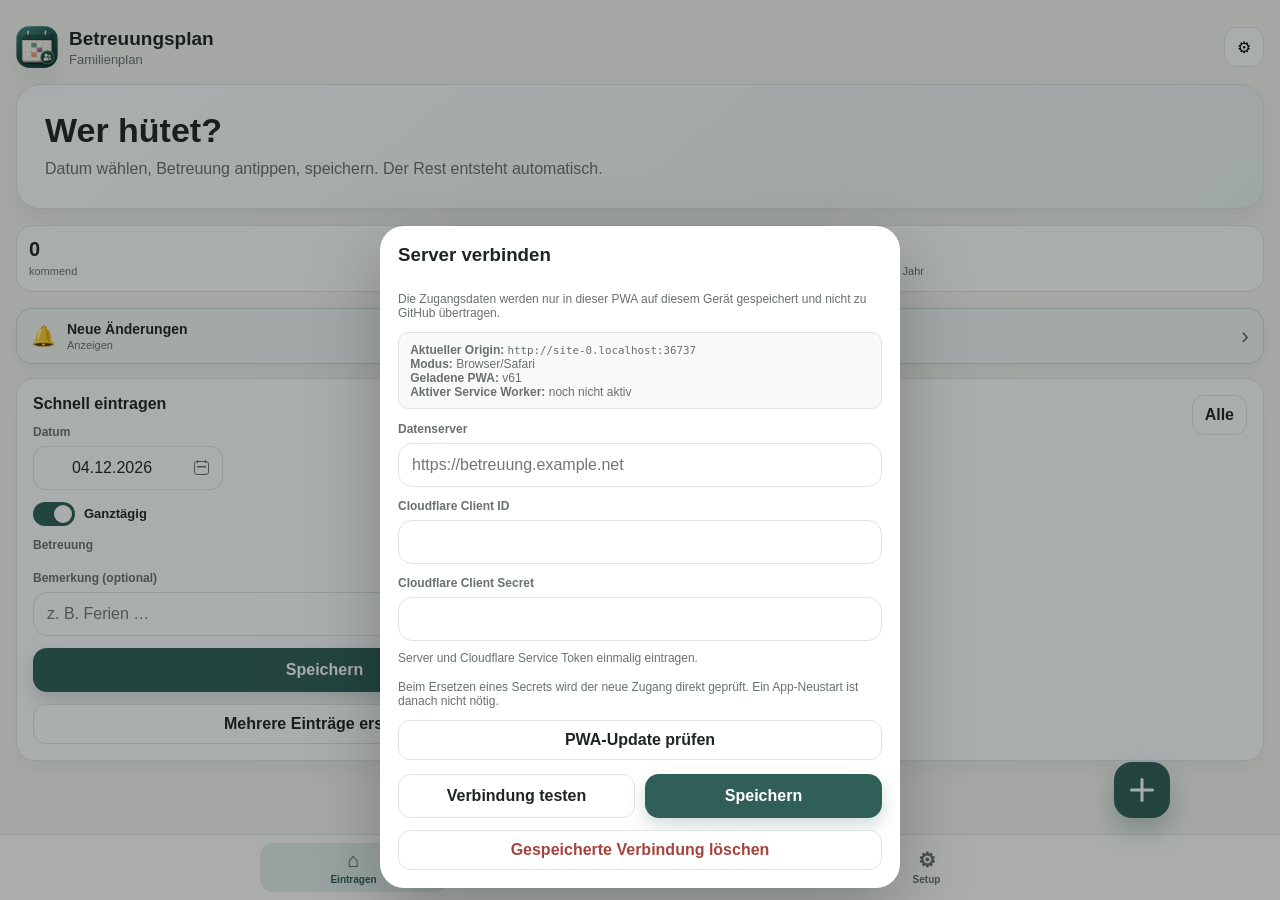
<file: index.html>
<!doctype html>
<html lang="de">
<head>
  <meta charset="utf-8" />
  <meta name="viewport" content="width=device-width,initial-scale=1,viewport-fit=cover" />
  <meta name="apple-mobile-web-app-capable" content="yes" />
  <meta name="apple-mobile-web-app-title" content="Betreuung" />
  <meta name="apple-mobile-web-app-status-bar-style" content="default" />
  <meta name="theme-color" content="#305f57" />
  <meta http-equiv="Content-Security-Policy" content="default-src 'self'; script-src 'self'; style-src 'self' 'unsafe-inline'; img-src 'self' blob: data:; connect-src https:; font-src 'self'; object-src 'none'; base-uri 'self'; frame-ancestors 'none'; form-action 'self'">
  <link rel="manifest" href="./manifest.webmanifest">
  <link rel="icon" type="image/png" sizes="64x64" href="./favicon-v17.png">
  <link rel="apple-touch-icon" sizes="180x180" href="./apple-touch-icon-v17.png">
  <link rel="apple-touch-icon-precomposed" sizes="180x180" href="./apple-touch-icon-v17.png">
  <link rel="stylesheet" href="./app.css?v=61">
  <title>Betreuungsplan</title>
</head>
<body>
<div id="offlineBanner" class="offline-banner" hidden>Offline - letzter gespeicherter Stand. Änderungen sind deaktiviert.</div>
<div class="app">
  <header class="topbar">
    <div class="brand">
      <div class="logo"><img src="./apple-touch-icon-v17.png" alt=""></div>
      <div><h1>Betreuungsplan</h1><p id="subtitle">Familienplan</p></div>
    </div>
    <button id="connectionSettings" class="iconbtn" type="button" title="Serververbindung">⚙</button>
  </header>

  <section id="homePage" class="page active">
    <div class="hero">
      <h2>Wer hütet?</h2>
      <p>Datum wählen, Betreuung antippen, speichern. Der Rest entsteht automatisch.</p>
    </div>

    <div class="quickstats">
      <div class="stat"><strong id="statUpcoming">0</strong><span>kommend</span></div>
      <div class="stat"><strong id="statPeople">0</strong><span>Personen</span></div>
      <div class="stat"><strong id="statYear">0</strong><span>dieses Jahr</span></div>
    </div>

    <button id="homeChangesLink" class="home-changes-link" type="button" hidden>
      <span class="home-changes-bell" aria-hidden="true">🔔</span>
      <span class="home-changes-copy"><strong id="homeChangesTitle">Neue Änderungen</strong><small id="homeChangesSubtitle">Anzeigen</small></span>
      <span class="home-changes-arrow" aria-hidden="true">›</span>
    </button>

    <div class="grid two">
      <div class="card">
        <h3>Schnell eintragen</h3>
        <label id="quickDateLabel" class="label">Datum</label>
        <input id="quickDate" class="input" type="date"/>
        <div id="quickDateContext" class="date-context"></div>
        <div class="space"></div>
        <div class="timing-control">
          <label class="all-day-toggle"><input id="quickAllDay" type="checkbox" checked><span>Ganztägig</span></label>
          <div id="quickTimeRange" class="time-range entry-datetime-range" hidden>
            <label class="entry-start-time-field"><span>Von · Zeit</span><input id="quickStartTime" class="input time-input" type="time"></label>
            <label class="entry-end-date-field"><span>Bis · Datum</span><input id="quickEndDate" class="input" type="date"></label>
            <label class="entry-end-time-field"><span>Bis · Zeit</span><input id="quickEndTime" class="input time-input" type="time"></label>
          </div>
          <div id="quickRangeHint" class="small entry-range-hint" hidden></div>
        </div>
        <div class="space"></div>
        <label class="label">Betreuung</label>
        <div class="person-grid" id="quickPeople"></div>
        <div class="space"></div>
        <label class="label">Bemerkung <span class="small">(optional)</span></label>
        <input id="quickNote" class="input" placeholder="z. B. Ferien …"/>
        <div class="space"></div>
        <button class="primary" id="quickSave">Speichern</button>
        <button class="secondary full topgap" id="openBatch">Mehrere Einträge erstellen</button>
      </div>

      <div class="card">
        <div class="row"><h3>Die nächsten 7 Tage</h3><span class="spacer"></span><button class="secondary" type="button" data-action="show-page" data-page-target="list">Alle</button></div>
        <div id="nextList" class="list"></div>
      </div>
    </div>
  </section>

  <section id="listPage" class="page">
    <div class="hero">
      <h2>Fortlaufende Liste</h2>
      <p>Wie euer heutiges Eingabeblatt, nur fürs Smartphone optimiert.</p>
    </div>
    <div class="card">
      <div class="filters">
        <button id="listExportPeople" class="secondary list-people-select" type="button">Personen: Alle</button>
        <select id="filterYear" class="input"></select>
      </div>
      <input id="filterSearch" class="input" placeholder="Suchen …"/>
      <div class="calendar-range-export">
        <div class="calendar-range-head">
          <strong>Kalenderexport</strong>
          <span class="small">Einmalige .ics-Datei</span>
        </div>
        <div class="calendar-range-grid">
          <label><span class="label">Von</span><input id="listRangeFrom" class="input" type="date"></label>
          <label><span class="label">Bis</span><input id="listRangeTo" class="input" type="date"></label>
        </div>
      </div>
      <div class="list-actions">
        <a id="listCsvLink" class="secondary linkbtn server-export" href="#">CSV</a>
        <button id="listPdfButton" class="secondary server-export" type="button">PDF / Teilen</button>
        <button id="listIcsButton" class="secondary server-export" type="button">Kalender (.ics)</button>
        <button id="listAppleCalendarButton" class="secondary server-export apple-calendar-button" type="button"> Apple Kalender</button>
        <span id="listExportHint" class="small"></span>
      </div>
      <div class="space"></div>
      <div id="fullList" class="list"></div>
    </div>
  </section>

  <section id="yearPage" class="page">
    <div class="hero">
      <h2>Jahresübersicht</h2>
      <p>Monate horizontal, Tage vertikal, Wochenenden automatisch markiert.</p>
    </div>
    <div class="year-toolbar">
      <select id="yearSelect" class="input fit"></select>
      <button id="yearMonthSelect" class="secondary year-month-select" type="button">Monate: Alle</button>
      <button id="yearPdfButton" class="secondary server-export" type="button">PDF / Drucken</button>
      <a id="csvLink" class="secondary linkbtn server-export" href="#">CSV</a>
      <span class="spacer"></span>
      <span class="small">↔ auf dem iPhone wischen</span>
    </div>
    <div id="yearTableWrap" class="year-wrap"></div>
    <div id="legend" class="legend"></div>
    <div class="card topgap">
      <h3>Übersicht pro Person</h3>
      <div id="personStats" class="stats-list"></div>
    </div>
  </section>

  <section id="settingsPage" class="page">
    <div class="hero">
      <h2>Einstellungen</h2>
      <p>Personen, Ferien, Feiertage, Kalenderfeed und Datensicherung.</p>
    </div>

    <div class="grid settings-grid">
      <details class="card settings-disclosure">
        <summary>App & Updates</summary>
        <div class="settings-disclosure-body">
          <div class="row"><span>App-Version</span><span class="spacer"></span><b id="pwaAppVersion">v61</b></div>
          <p id="pwaUpdateStatus" class="small">Updates werden im Hintergrund geprüft.</p>
          <button id="pwaApplyUpdate" class="secondary full topgap" type="button" hidden>Jetzt aktualisieren</button>
          <p class="small">Neue Versionen werden zuerst vollständig lokal geladen. Die laufende Sitzung bleibt unverändert; automatisch gewechselt wird erst nach einem sicheren Neustart oder bewusst über den Button.</p>
        </div>
      </details>

      <details class="card settings-disclosure">
        <summary>Benachrichtigungen</summary>
        <div class="settings-disclosure-body">
          <p class="small">Dieses Gerät kann bei neuen, geänderten oder gelöschten Betreuungseinträgen benachrichtigt werden. Das Gerät, das die Änderung selbst speichert, wird nicht zusätzlich benachrichtigt.</p>
          <label class="label" for="pushDeviceName">Name dieses Geräts</label>
          <input id="pushDeviceName" class="input" maxlength="80" placeholder="z. B. Mein iPhone">
          <div class="row topgap push-actions">
            <button id="pushSaveDeviceName" class="secondary" type="button">Gerätename speichern</button>
            <button id="pushEnable" class="primary" type="button">Push aktivieren</button>
            <button id="pushDisable" class="secondary" type="button" hidden>Push deaktivieren</button>
            <button id="pushTest" class="secondary" type="button" hidden>Test senden</button>
          </div>
          <p id="pushStatus" class="small topgap">Push-Status wird geprüft …</p>
          <p class="small">Auf iPhone/iPad funktionieren Web-Push-Mitteilungen in der installierten Home-Screen-PWA. Der Web-Push-Schlüssel wird dauerhaft im Docker-Datenordner gespeichert.</p>
        </div>
      </details>

      <details class="card settings-disclosure">
        <summary>Betreuungspersonen</summary>
        <div class="settings-disclosure-body">
          <div id="peopleSettings" class="people-settings"></div>
          <div class="person-add-row topgap">
            <span class="person-add-label">Neue Person</span>
            <input id="newPerson" class="input" placeholder="Name">
            <input id="newColor" type="color" value="#e8e8e8" class="color" aria-label="Farbe">
            <button class="secondary person-add-button" id="addPerson" type="button">Hinzufügen</button>
          </div>
        </div>
      </details>

      <details class="card settings-disclosure">
        <summary>Ferien & Feiertage</summary>
        <div class="settings-disclosure-body">
          <p class="small">Ferien kannst du als ganzen Zeitraum erfassen. Feiertage lassen sich importieren oder als Kalender-Abo automatisch synchronisieren.</p>
          <div class="period-form-grid topgap">
            <div><label class="label">Von</label><input id="periodStart" class="input" type="date"></div>
            <div><label class="label">Bis</label><input id="periodEnd" class="input" type="date"></div>
            <div><label class="label">Art</label><select id="periodKind" class="input"><option value="vacation">Ferien</option><option value="holiday">Feiertag</option><option value="other">Anderer Zeitraum</option></select></div>
            <div><label class="label">Farbe</label><input id="periodColor" class="color period-color" type="color" value="#f2a65a"></div>
          </div>
          <label class="label topgap">Bezeichnung</label>
          <input id="periodLabel" class="input" placeholder="z. B. Sommerferien">
          <button id="addPeriod" class="secondary topgap full">Zeitraum speichern</button>
          <div id="periodList" class="period-list topgap"></div>

          <details class="nested-disclosure topgap">
            <summary>Automatische Kalender-Abos</summary>
            <div class="nested-disclosure-body">
              <p class="small">Öffentliche oder geheime HTTPS-.ics-URLs werden standardmäßig alle 12 Stunden synchronisiert.</p>
              <div class="subscription-form topgap">
                <input id="subName" class="input" placeholder="Name, z. B. Feiertage Zürich">
                <input id="subUrl" class="input" type="url" inputmode="url" autocomplete="off" placeholder="https://…/kalender.ics">
                <div class="row">
                  <select id="subKind" class="input"><option value="holiday">Feiertage</option><option value="vacation">Ferien</option><option value="other">Andere Termine</option></select>
                  <input id="subColor" class="color" type="color" value="#d65a6f">
                  <button id="addSubscription" class="secondary" type="button">Abo hinzufügen</button>
                </div>
              </div>
              <div id="subscriptionList" class="subscription-list topgap"></div>
            </div>
          </details>

          <details class="nested-disclosure topgap">
            <summary>ICS-Datei einmalig importieren</summary>
            <div class="nested-disclosure-body">
              <p class="small">Importiert ganztägige Termine aus einer iCalendar-Datei (.ics). Beim erneuten Import werden Termine mit derselben UID aktualisiert.</p>
              <form id="icsImportForm" class="topgap">
                <input class="input" type="file" name="file" accept=".ics,text/calendar" required>
                <div class="row topgap">
                  <label class="small">Feiertagsfarbe</label>
                  <input id="icsColor" name="color" class="color" type="color" value="#d65a6f">
                  <input type="hidden" name="kind" value="holiday">
                  <span class="spacer"></span>
                  <button class="secondary" type="submit">ICS importieren</button>
                </div>
              </form>
            </div>
          </details>
        </div>
      </details>

      <details class="card settings-disclosure">
        <summary>Kalender-Freigaben</summary>
        <div class="settings-disclosure-body">
          <p class="small">Schreibgeschützte iCal-Abos für Apple Kalender, Outlook und andere Kalender-Apps.</p>
          <div class="ical-title">Gesamtkalender</div>
          <div id="icalBox" class="pathbox calendar-url-display">Nicht aktiviert.</div>
          <div class="row topgap ical-global-actions">
            <button id="copyIcal" class="secondary" style="display:none">Kopieren</button>
            <button id="showGlobalQr" class="secondary" style="display:none" type="button">QR-Code</button>
            <a id="subscribeIcal" class="secondary link-button" style="display:none">Abonnieren</a>
          </div>
          <div id="globalQrBox" class="qr-box" style="display:none"><img id="globalQrImage" alt="QR-Code Gesamtkalender"></div>
          <div id="icalPersonList" class="ical-person-list topgap"></div>
          <p id="icalSecurityHint" class="small topgap" style="display:none">Jede Person hat einen eigenen widerrufbaren Kalender-Schlüssel. „Freigabe widerrufen“ macht nur diesen einen Link ungültig.</p>
          <hr class="separator">
          <label class="label" for="icalTitleTemplate">Titel der Kalendereinträge</label>
          <input id="icalTitleTemplate" class="input" value="{person}" placeholder="z. B. Betreuung – {person}">
          <p class="small"><code>{person}</code> wird durch den Namen ersetzt, <code>{app}</code> durch den App-Namen.</p>
          <button id="saveIcalTitle" class="secondary topgap" type="button">Kalendertitel speichern</button>
        </div>
      </details>

      <details class="card settings-disclosure">
        <summary>Letzte Änderungen</summary>
        <div class="settings-disclosure-body">
          <div class="row"><p class="small">Die letzten 20 Änderungen. Gelöschte Betreuungstage können wiederhergestellt werden.</p><span class="spacer"></span><button id="refreshHistory" class="secondary" type="button">Aktualisieren</button></div>
          <div id="historyList" class="history-list"></div>
        </div>
      </details>

      <details class="card settings-disclosure">
        <summary>CSV Import / Export</summary>
        <div class="settings-disclosure-body">
          <p class="small">Import erwartet Spalten <b>Datum;Betreuung;Bemerkung</b>. Bestehende Tage werden aktualisiert.</p>
          <form id="importForm"><input class="input" type="file" name="file" accept=".csv,text/csv" required><button class="secondary topgap" type="submit">CSV importieren</button></form>
        </div>
      </details>

      <details class="card settings-disclosure">
        <summary>Daten sichern / wiederherstellen</summary>
        <div class="settings-disclosure-body">
          <p class="small">Komplett-Backup mit Betreuungspersonen, Einträgen, Ferien, Feiertagen und Kalender-Abos.</p>
          <button id="fullDataExport" class="secondary full server-export" type="button">Komplett-Backup exportieren</button>
          <form id="fullDataImportForm" class="topgap"><input class="input" type="file" name="file" accept=".json,application/json" required><button class="secondary danger full topgap" type="submit">Backup wiederherstellen</button></form>
          <p class="small">Vor einer Wiederherstellung legt die App automatisch ein SQLite-Sicherheitsbackup an.</p>
          <hr class="separator"><p class="ok">● SQLite persistent</p>
          <div id="dataFile" class="pathbox">/app/data/betreuung.sqlite</div>
          <p class="small">Zusätzlich erzeugt die App nach Änderungen konsistente SQLite-Sicherungen im Unterordner <b>backups</b>.</p>
        </div>
      </details>
    </div>
  </section>
</div>

<button class="fab" type="button" aria-label="Eintrag hinzufügen" data-action="open-modal"><span class="fab-plus" aria-hidden="true"></span></button>

<nav class="bottomnav">
  <div class="navinner">
    <button class="navbtn active" type="button" data-page="home"><span class="ico">⌂</span>Eintragen</button>
    <button class="navbtn" type="button" data-page="list"><span class="ico">≡</span>Liste</button>
    <button class="navbtn" type="button" data-page="year"><span class="ico">▦</span>Jahr</button>
    <button class="navbtn" type="button" data-page="settings"><span class="ico">⚙</span>Setup</button>
  </div>
</nav>

<div id="changesModalBack" class="modalback changes-modalback" data-backdrop-close="changes">
  <div class="modal changes-modal">
    <div class="row"><h3>Neue Änderungen</h3><span class="spacer"></span><button id="changesClose" class="close" type="button" aria-label="Schließen">✕</button></div>
    <p id="changesIntro" class="small">Neue Änderungen auf einem anderen Gerät.</p>
    <div id="changesList" class="changes-list"></div>
    <div class="row topgap"><button id="changesMarkAllRead" class="secondary" type="button">Alle als gelesen markieren</button><span class="spacer"></span><button id="changesOpenHistory" class="secondary" type="button">Alle Änderungen</button></div>
  </div>
</div>

<div id="modalBack" class="modalback" data-backdrop-close="modal">
  <div class="modal">
    <div class="row"><h3 id="modalTitle">Betreuung eintragen</h3><span class="spacer"></span><button class="close" type="button" data-action="close-modal">✕</button></div>
    <label id="modalDateLabel" class="label">Datum</label>
    <input id="modalDate" class="input" type="date"/>
    <div id="modalDateContext" class="date-context"></div>
    <div class="space"></div>
    <div class="timing-control">
      <label class="all-day-toggle"><input id="modalAllDay" type="checkbox" checked><span>Ganztägig</span></label>
      <div id="modalTimeRange" class="time-range entry-datetime-range" hidden>
        <label class="entry-start-time-field"><span>Von · Zeit</span><input id="modalStartTime" class="input time-input" type="time"></label>
        <label class="entry-end-date-field"><span>Bis · Datum</span><input id="modalEndDate" class="input" type="date"></label>
        <label class="entry-end-time-field"><span>Bis · Zeit</span><input id="modalEndTime" class="input time-input" type="time"></label>
      </div>
      <div id="modalRangeHint" class="small entry-range-hint" hidden></div>
    </div>
    <div class="space"></div>
    <label class="label">Betreuung</label>
    <div class="person-grid" id="modalPeople"></div>
    <div class="space"></div>
    <label class="label">Bemerkung <span class="small">(optional)</span></label>
    <textarea id="modalNote" class="input" placeholder="Optional"></textarea>
    <div class="space"></div>
    <button class="primary" id="modalSave">Speichern</button>
    <button class="secondary full topgap" id="modalDuplicate" style="display:none">Termin duplizieren</button>
    <button class="secondary full topgap apple-calendar-button server-export" id="modalAppleCalendar" style="display:none"> In Apple Kalender</button>
    <button class="secondary full topgap" id="modalShare" style="display:none">Termin teilen (.ics)</button>
    <button class="secondary danger full topgap" id="modalDelete" style="display:none">Eintrag löschen</button>
  </div>
</div>


<div id="exportPeopleModalBack" class="modalback export-modalback" data-backdrop-close="export-people">
  <div class="modal export-modal" role="dialog" aria-modal="true" aria-labelledby="exportPeopleTitle">
    <div class="export-modal-head">
      <div>
        <h3 id="exportPeopleTitle">Personen auswählen</h3>
        <p class="small">Die Auswahl gilt für Liste, CSV und PDF.</p>
      </div>
      <button class="close" type="button" data-action="close-export-people" aria-label="Schliessen">✕</button>
    </div>
    <div class="export-quick-actions export-quick-actions-single">
      <button id="exportPeopleAll" class="secondary" type="button">Alle Personen auswählen</button>
    </div>
    <div id="exportPeopleGrid" class="export-person-grid"></div>
    <button id="exportPeopleApply" class="primary export-apply" type="button">Auswahl übernehmen</button>
  </div>
</div>

<div id="yearMonthsModalBack" class="modalback export-modalback" data-backdrop-close="year-months">
  <div class="modal export-modal month-select-modal" role="dialog" aria-modal="true" aria-labelledby="yearMonthsTitle">
    <div class="export-modal-head">
      <div>
        <h3 id="yearMonthsTitle">Monate auswählen</h3>
        <p class="small">Die Auswahl gilt für Ansicht, CSV und PDF.</p>
      </div>
      <button class="close" type="button" data-action="close-year-months" aria-label="Schliessen">✕</button>
    </div>
    <div class="export-quick-actions export-quick-actions-single">
      <button id="yearMonthsAll" class="secondary" type="button">Alle Monate auswählen</button>
    </div>
    <div id="yearMonthsGrid" class="year-month-grid"></div>
    <button id="yearMonthsApply" class="primary export-apply" type="button">Auswahl übernehmen</button>
  </div>
</div>

<div id="batchModalBack" class="modalback batch-modalback" data-backdrop-close="batch">
  <div class="modal batch-modal" role="dialog" aria-modal="true" aria-labelledby="batchModalTitle">
    <div class="batch-head">
      <div>
        <h3 id="batchModalTitle">Mehrere Einträge</h3>
        <p class="batch-hint">Einmalig erzeugen – danach sind es normale Einzeltermine.</p>
      </div>
      <button class="close" type="button" data-action="close-batch" aria-label="Schliessen">✕</button>
    </div>

    <div class="batch-form-grid">
      <div class="batch-field">
        <label class="label" for="batchPerson">Betreuung</label>
        <select id="batchPerson" class="input"></select>
      </div>

      <div class="batch-field">
        <label class="label" for="batchWeekday">Wochentag</label>
        <select id="batchWeekday" class="input">
          <option value="0">Montag</option>
          <option value="1">Dienstag</option>
          <option value="2">Mittwoch</option>
          <option value="3">Donnerstag</option>
          <option value="4">Freitag</option>
          <option value="5">Samstag</option>
          <option value="6">Sonntag</option>
        </select>
      </div>

      <div class="batch-field">
        <label class="label" for="batchStart">Von</label>
        <input id="batchStart" class="input" type="date">
      </div>

      <div class="batch-field">
        <label class="label" for="batchEnd">Bis</label>
        <input id="batchEnd" class="input" type="date">
      </div>

      <div class="batch-field batch-field-wide batch-timing-field">
        <div class="batch-timing-row">
          <label class="all-day-toggle compact"><input id="batchAllDay" type="checkbox" checked><span>Ganztägig</span></label>
          <div id="batchTimeRange" class="time-range compact" hidden>
            <label><span>Von</span><input id="batchStartTime" class="input time-input" type="time"></label>
            <label><span>Bis</span><input id="batchEndTime" class="input time-input" type="time"></label>
          </div>
        </div>
      </div>

      <div class="batch-field batch-field-wide batch-skip-row">
        <label class="checkline"><input id="batchSkipVacations" type="checkbox"> Ferien überspringen</label>
        <label class="checkline"><input id="batchSkipHolidays" type="checkbox"> Feiertage überspringen</label>
      </div>
      <div class="batch-field batch-field-wide">
        <label class="label" for="batchNote">Bemerkung <span class="small">(optional)</span></label>
        <input id="batchNote" class="input" placeholder="z. B. reguläre Kita">
      </div>
    </div>

    <div id="batchPreviewBox" class="batch-preview" hidden></div>

    <div class="batch-actions">
      <button class="secondary" id="batchPreview">Vorschau</button>
      <button class="primary" id="batchCreate" disabled>Erstellen</button>
    </div>
  </div>
</div>

<div id="personEditorBack" class="modalback person-editor-back" data-backdrop-close="person-editor">
  <div class="modal person-editor-modal" role="dialog" aria-modal="true" aria-labelledby="personEditorTitle">
    <div class="row person-editor-head"><h3 id="personEditorTitle">Betreuungsperson bearbeiten</h3><span class="spacer"></span><button class="close" type="button" data-action="close-person-editor">✕</button></div>
    <input id="personEditId" type="hidden">
    <label class="label" for="personEditName">Name</label>
    <input id="personEditName" class="input" autocomplete="off">
    <div class="person-editor-color-row">
      <div><label class="label" for="personEditColor">Farbe</label><input id="personEditColor" type="color" class="color person-editor-color"></div>
      <div class="person-editor-title-field"><label class="label" for="personEditIcalTitle">Eigener Kalendertitel <span class="small">(optional)</span></label><input id="personEditIcalTitle" class="input" placeholder="z. B. Noemi bei Vreni"></div>
    </div>
    <p class="small person-editor-hint">Leer lassen = globalen Kalendertitel verwenden.</p>
    <button id="personEditorSave" class="primary" type="button">Speichern</button>
  </div>
</div>


<div id="connectionModalBack" class="modalback" data-backdrop-close="connection">
  <div class="modal connection-modal" role="dialog" aria-modal="true" aria-labelledby="connectionTitle">
    <div class="row"><h3 id="connectionTitle">Server verbinden</h3><span class="spacer"></span><button id="connectionClose" class="close" type="button" data-action="close-connection">✕</button></div>
    <p class="small">Die Zugangsdaten werden nur in dieser PWA auf diesem Gerät gespeichert und nicht zu GitHub übertragen.</p>
    <div class="connection-runtime small">
      <div><b>Aktueller Origin:</b> <code id="pwaRuntimeOrigin"></code></div>
      <div><b>Modus:</b> <span id="pwaRuntimeMode"></span></div>
      <div><b>Geladene PWA:</b> <span id="pwaConnectionAppVersion">v61</span></div>
      <div><b>Aktiver Service Worker:</b> <span id="pwaConnectionSwVersion">wird geprüft …</span></div>
    </div>
    <label class="label" for="pwaServer">Datenserver</label>
    <input id="pwaServer" class="input" type="url" inputmode="url" autocomplete="url" placeholder="https://betreuung.example.net">
    <div class="space"></div>
    <label class="label" for="pwaClientId">Cloudflare Client ID</label>
    <input id="pwaClientId" class="input" autocomplete="off" autocapitalize="none" spellcheck="false">
    <div class="space"></div>
    <label class="label" for="pwaClientSecret">Cloudflare Client Secret</label>
    <input id="pwaClientSecret" class="input" type="password" autocomplete="off" autocapitalize="none" spellcheck="false">
    <p id="pwaConnectionStatus" class="small connection-status"></p>
    <p class="small connection-hint">Beim Ersetzen eines Secrets wird der neue Zugang direkt geprüft. Ein App-Neustart ist danach nicht nötig.</p>
    <button id="pwaCheckUpdateConnection" class="secondary full" type="button">PWA-Update prüfen</button>
    <div class="connection-actions">
      <button id="pwaTestConnection" class="secondary" type="button">Verbindung testen</button>
      <button id="pwaSaveConnection" class="primary" type="button">Speichern</button>
    </div>
    <button id="pwaClearConnection" class="secondary danger full topgap" type="button">Gespeicherte Verbindung löschen</button>
  </div>
</div>

<div id="toast" class="toast"></div>
<script src="./app.js?v=61"></script>
</body>
</html>
</file>
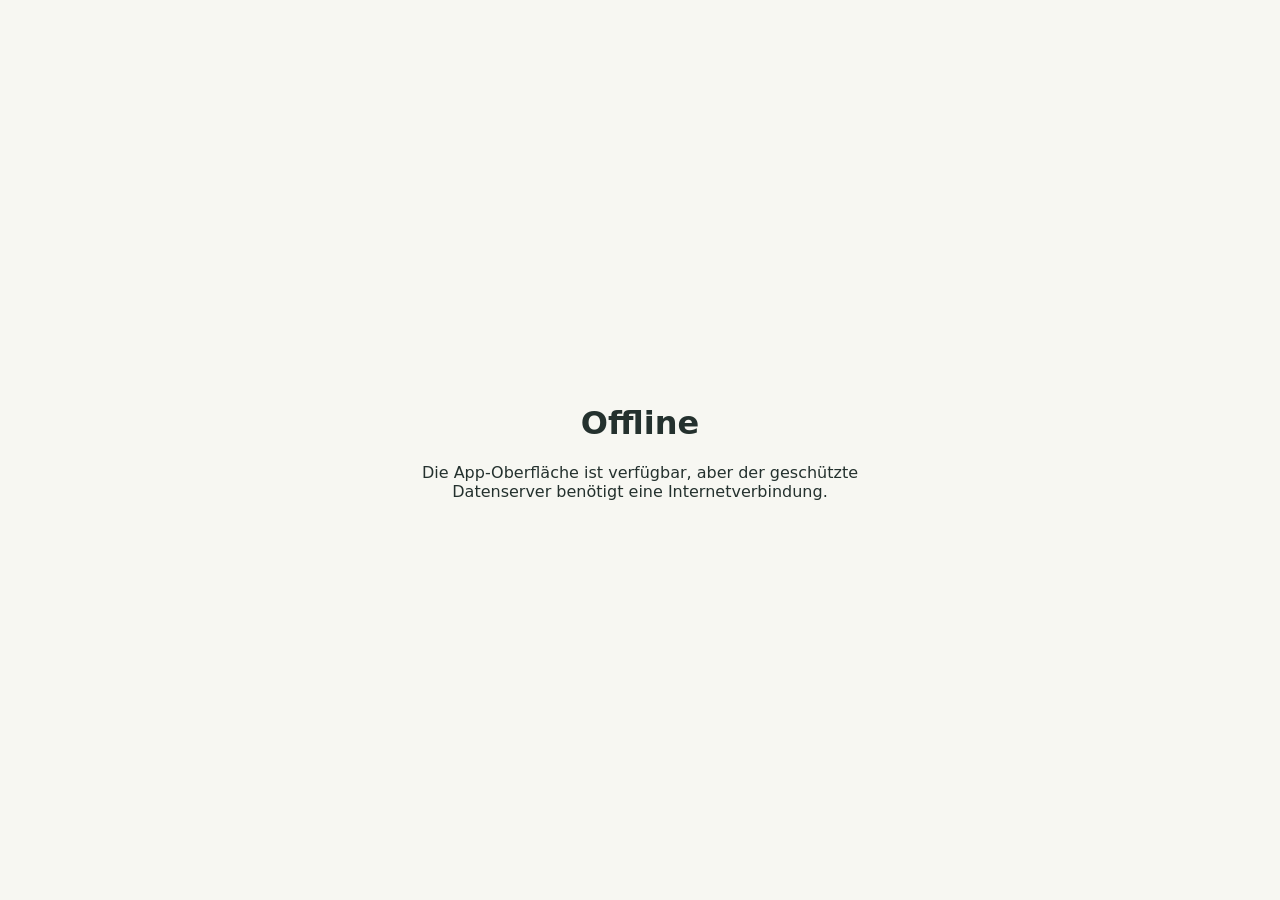
<file: offline.html>
<!doctype html><html lang="de"><head><meta charset="utf-8"><meta name="viewport" content="width=device-width,initial-scale=1"><title>Betreuung – offline</title><style>body{font-family:system-ui,sans-serif;margin:0;background:#f7f7f2;color:#24312e;display:grid;place-items:center;min-height:100vh}.box{max-width:32rem;padding:2rem;text-align:center}</style></head><body><div class="box"><h1>Offline</h1><p>Die App-Oberfläche ist verfügbar, aber der geschützte Datenserver benötigt eine Internetverbindung.</p></div></body></html>
</file>
<file: app.css>
:root{
  --bg:#f7f7f2;--card:#fff;--text:#1e2524;--muted:#68716f;--line:#dfe4e1;
  --accent:#305f57;--accent-soft:#e3efeb;--weekend:#fff2b9;--danger:#a4443c;
  --shadow:0 12px 30px rgba(27,42,38,.08);--r:18px
}
*{box-sizing:border-box}html,body{margin:0;background:var(--bg);color:var(--text);font-family:-apple-system,BlinkMacSystemFont,"Segoe UI",Roboto,Helvetica,Arial,sans-serif}
body{min-height:100vh}button,input,select,textarea{font:inherit}button{cursor:pointer}.app{max-width:1100px;margin:0 auto;padding:18px 16px calc(118px + env(safe-area-inset-bottom))}
.topbar{display:flex;justify-content:space-between;align-items:center;gap:12px;margin-bottom:16px}.brand{display:flex;align-items:center;gap:11px}.logo{width:42px;height:42px;border-radius:14px;overflow:hidden;box-shadow:var(--shadow);flex:0 0 42px}.logo img{width:100%;height:100%;display:block;object-fit:cover}
.brand h1{font-size:19px;margin:0}.brand p{margin:2px 0 0;color:var(--muted);font-size:13px}.iconbtn{border:1px solid var(--line);background:#fff;border-radius:12px;width:40px;height:40px}
.page{display:none}.page.active{display:block}.hero{background:linear-gradient(140deg,#fff,#eef5f2);border:1px solid var(--line);border-radius:24px;padding:20px;box-shadow:var(--shadow);margin-bottom:16px}
.hero h2{font-size:28px;line-height:1.05;margin:0 0 8px}.hero p{margin:0;color:var(--muted);line-height:1.45}.grid{display:grid;gap:14px}.card{background:var(--card);border:1px solid var(--line);border-radius:var(--r);padding:16px;box-shadow:0 7px 20px rgba(27,42,38,.05)}
.card h3{margin:0 0 12px;font-size:16px}.small{font-size:12px;color:var(--muted)}.label{display:block;font-size:12px;font-weight:700;color:var(--muted);margin-bottom:7px}.input{width:100%;border:1px solid var(--line);border-radius:14px;padding:12px 13px;background:#fff;color:var(--text);outline:none}
.input:focus{border-color:#9ab7af;box-shadow:0 0 0 3px #eaf3f0}textarea.input{min-height:74px;resize:vertical}.person-grid{display:grid;grid-template-columns:repeat(2,1fr);gap:10px}.person-btn{border:2px solid transparent;border-radius:15px;padding:14px 10px;font-weight:700;color:var(--text);transition:.15s}
.person-btn.selected{border-color:var(--accent);box-shadow:0 0 0 2px #dbeae5 inset}.primary{border:0;background:var(--accent);color:white;border-radius:14px;padding:13px 16px;font-weight:800;width:100%;box-shadow:0 8px 18px rgba(48,95,87,.22)}
.secondary{border:1px solid var(--line);background:white;color:var(--text);border-radius:12px;padding:10px 12px;font-weight:700}.linkbtn{text-decoration:none;display:inline-flex;align-items:center}.danger{color:var(--danger)}.full{width:100%}.row{display:flex;gap:10px;align-items:center}.spacer{flex:1}.space{height:12px}.topgap{margin-top:12px}
.quickstats{display:grid;grid-template-columns:repeat(3,1fr);gap:10px;margin-bottom:16px}.stat{background:#fff;border:1px solid var(--line);border-radius:16px;padding:12px}.stat strong{font-size:20px;display:block}.stat span{font-size:11px;color:var(--muted)}
.list{display:flex;flex-direction:column;gap:10px}.item{display:grid;grid-template-columns:56px 1fr auto;gap:12px;align-items:center;background:#fff;border:1px solid var(--line);border-radius:16px;padding:12px}.datebox{width:56px;height:56px;border-radius:14px;background:#f0f3f2;display:grid;place-items:center;text-align:center}.datebox b{font-size:20px;line-height:18px}.datebox span{font-size:10px;color:var(--muted);text-transform:uppercase}.who{font-weight:800}.note{font-size:12px;color:var(--muted);margin-top:3px}.dot{width:12px;height:12px;border-radius:99px;display:inline-block;margin-right:6px}
.kebab{border:0;background:transparent;font-size:24px;color:var(--muted);padding:6px}.filters{display:grid;grid-template-columns:1fr 1fr;gap:10px;margin-bottom:12px}.year-toolbar{display:flex;gap:10px;align-items:center;margin-bottom:12px;flex-wrap:wrap}.fit{width:auto}.year-wrap{overflow:auto;background:white;border:1px solid var(--line);border-radius:18px;box-shadow:0 7px 20px rgba(27,42,38,.05);padding:8px}
table.year{border-collapse:separate;border-spacing:0;table-layout:fixed;min-width:1090px;width:100%;font-size:11px}.year col.day-col{width:52px}.year.month-view{min-width:0}.year th,.year td{border-right:1px solid #ecefed;border-bottom:1px solid #ecefed;text-align:center;height:42px;padding:2px;white-space:nowrap;vertical-align:middle}.year th{position:sticky;top:0;background:#f5f7f6;z-index:2}.year th:first-child,.year td:first-child{position:sticky;left:0;background:#fafbfa;z-index:3;font-weight:700;width:52px;min-width:52px}.year th:last-child,.year td:last-child{position:sticky;right:0;background:#fafbfa;z-index:3;font-weight:700;width:52px;min-width:52px}.year th:first-child,.year th:last-child{z-index:4}.year td:not(:first-child):not(:last-child){position:relative}.year td.weekend{background:var(--weekend)}.year td.invalid{background:#f3f3f3;color:#bbb}.year-cell-content{position:absolute;inset:0}.entry-fill{position:absolute;left:5%;top:5%;width:90%;height:90%;border-radius:10px;font-weight:700;font-size:10px;line-height:1.05;display:flex;align-items:center;justify-content:center;text-align:center;padding:2px 3px;overflow:hidden}.year td.has-period .entry-fill{left:3%;width:74%}.entry-fill span{display:-webkit-box;-webkit-line-clamp:2;-webkit-box-orient:vertical;overflow:hidden}.period-rail{position:absolute;right:2%;top:5%;width:18%;height:90%;display:flex;flex-direction:column;gap:1px;overflow:hidden;border-radius:5px}.period-segment{display:block;flex:1 1 0;min-height:2px}.bar-swatch{width:8px;height:18px;border-radius:3px;display:inline-block;vertical-align:middle;margin-right:5px}.bar-swatch.large{width:10px;height:34px;margin:0}.legend-title{font-weight:800;color:var(--muted)}
.legend{display:flex;flex-wrap:wrap;gap:8px;margin-top:12px}.legend span{font-size:11px;background:white;border:1px solid var(--line);padding:6px 8px;border-radius:999px}.bottomnav{position:fixed;left:0;right:0;bottom:0;background:rgba(255,255,255,.92);backdrop-filter:blur(18px);border-top:1px solid var(--line);padding:8px 10px calc(8px + env(safe-area-inset-bottom));display:flex;justify-content:center;z-index:50}.navinner{width:min(760px,100%);display:grid;grid-template-columns:repeat(4,1fr);gap:4px}.navbtn{border:0;background:transparent;border-radius:13px;padding:7px 5px;color:var(--muted);font-size:10px;font-weight:700}.navbtn .ico{display:block;font-size:20px;line-height:20px;margin-bottom:4px}.navbtn.active{background:var(--accent-soft);color:var(--accent)}
.fab{position:fixed;right:calc(18px + env(safe-area-inset-right));bottom:calc(82px + env(safe-area-inset-bottom));width:56px;height:56px;border-radius:18px;border:0;background:var(--accent);color:white;box-shadow:0 12px 26px rgba(48,95,87,.3);z-index:60;padding:0;display:grid;place-items:center}.fab-plus{position:relative;display:block;width:24px;height:24px}.fab-plus::before,.fab-plus::after{content:"";position:absolute;left:50%;top:50%;background:currentColor;border-radius:999px;transform:translate(-50%,-50%)}.fab-plus::before{width:24px;height:3px}.fab-plus::after{width:3px;height:24px}.modalback{position:fixed;inset:0;background:rgba(14,22,20,.35);display:none;align-items:flex-end;justify-content:center;z-index:100;padding:12px}.modalback.open{display:flex}.modal{width:min(560px,100%);background:white;border-radius:24px;padding:18px;box-shadow:0 24px 70px rgba(0,0,0,.25);max-height:92vh;overflow:auto}.modal h3{margin:0 0 14px}.modal .close{border:0;background:#eef1ef;border-radius:12px;width:36px;height:36px}.toast{position:fixed;left:50%;transform:translateX(-50%);bottom:92px;background:#1e2524;color:#fff;border-radius:999px;padding:10px 14px;font-size:12px;font-weight:700;opacity:0;pointer-events:none;transition:.2s;z-index:200}.toast.show{opacity:1}
.pathbox{font-family:ui-monospace,SFMono-Regular,Menlo,monospace;background:#1f2826;color:#e6eeeb;border-radius:14px;padding:13px;overflow:auto;font-size:12px;word-break:break-all}.ok{color:#3b7d55;font-weight:800}.people-settings{display:flex;flex-direction:column;gap:8px}.person-setting{display:grid;grid-template-columns:38px 1fr 38px;gap:8px;align-items:center}.person-setting .name{border:1px solid var(--line);border-radius:11px;padding:9px}.color{width:42px;height:42px;padding:2px;border:1px solid var(--line);border-radius:11px;background:#fff}.mini{border:1px solid var(--line);background:#fff;border-radius:10px;width:38px;height:38px}.stats-list{display:flex;flex-wrap:wrap;gap:8px}.stat-chip{border:1px solid var(--line);background:#fff;border-radius:999px;padding:8px 10px;font-size:12px;font-weight:700}.stat-chip-link{text-decoration:none;color:var(--text);display:inline-flex;align-items:center;gap:3px;border:0;background:transparent;padding:0;font:inherit;cursor:pointer}.stat-chip-link:hover{border-color:#9ab7af;background:#f7fbf9}.export-mark{color:var(--accent);font-size:10px;margin-left:5px}.list-actions{display:flex;align-items:center;gap:10px;flex-wrap:wrap;margin-top:10px}
.period-form-grid{display:grid;grid-template-columns:1fr 1fr;gap:10px}.period-color{width:100%;height:46px}.period-list{display:flex;flex-direction:column;gap:8px}.period-item{display:grid;grid-template-columns:12px 1fr 38px;gap:10px;align-items:center;border:1px solid var(--line);border-radius:13px;padding:9px 10px;background:#fafbfa}.separator{border:0;border-top:1px solid var(--line);margin:18px 0}.period-card{grid-column:1/-1}
@media(min-width:760px){.app{padding-top:26px}.two{grid-template-columns:1fr 1fr}.person-grid{grid-template-columns:repeat(3,1fr)}.fab{right:max(24px,calc((100vw - 1100px)/2 + 20px))}.hero{padding:28px}.hero h2{font-size:34px}}
@media print{@page{size:A4 landscape;margin:8mm}html,body{background:white;-webkit-print-color-adjust:exact;print-color-adjust:exact}.topbar,.bottomnav,.fab,.year-toolbar,.hero,.topgap{display:none!important}.app{max-width:none;padding:0}.page{display:none!important}#yearPage{display:block!important}.year-wrap{overflow:visible;border:0;box-shadow:none;padding:0;break-inside:avoid;page-break-inside:avoid}table.year{min-width:0;width:100%;font-size:6.2px;table-layout:fixed;break-inside:avoid;page-break-inside:avoid}.year col.day-col{width:24px}.year th,.year td{height:16px;padding:0}.year th:first-child,.year td:first-child,.year th:last-child,.year td:last-child{width:24px;min-width:24px}.year.month-view{min-width:0}.entry-fill{left:4%;top:7%;width:92%;height:86%;border-radius:3px;font-size:5.8px;padding:0 1px}.year td.has-period .entry-fill{left:2%;width:74%}.period-rail{right:2%;top:7%;width:18%;height:86%;border-radius:1px}.legend{display:flex!important;margin-top:1.5mm;gap:1mm;break-inside:avoid;page-break-inside:avoid}.legend span{font-size:5.7px;padding:.6mm 1mm;border-radius:2px}.dot{width:6px;height:6px;margin-right:2px}.bar-swatch{width:2.5px;height:8px;margin-right:2px}body{background:white}}

.offline-banner{position:sticky;top:0;z-index:300;background:#8a5a13;color:#fff;text-align:center;padding:9px 12px;font-size:12px;font-weight:800;box-shadow:0 3px 12px rgba(0,0,0,.12)}
body.is-offline .server-export{opacity:.45;pointer-events:none}
body.is-offline button:disabled,body.is-offline input:disabled{opacity:.55;cursor:not-allowed}
.pwa-offline-note{font-size:12px;color:var(--muted)}


/* Compact batch generator, tuned for iPhone 16 portrait (393 x 852 CSS px). */
body.modal-open{overflow:hidden}
.batch-modalback{
  align-items:center;
  padding:max(8px,env(safe-area-inset-top)) 10px max(8px,env(safe-area-inset-bottom));
}
.batch-modal{
  width:min(430px,100%);
  max-height:calc(100dvh - max(16px,env(safe-area-inset-top)) - max(16px,env(safe-area-inset-bottom)));
  overflow:hidden;
  padding:14px;
  border-radius:22px;
}
.batch-head{display:flex;align-items:flex-start;gap:10px;margin-bottom:10px}
.batch-head>div{min-width:0;flex:1}
.batch-modal h3{margin:0;font-size:19px;line-height:1.15}
.batch-hint{margin:4px 0 0;color:var(--muted);font-size:11.5px;line-height:1.25}
.batch-modal .close{flex:0 0 34px;width:34px;height:34px;border-radius:11px}
.batch-form-grid{display:grid;grid-template-columns:minmax(0,1fr) minmax(0,1fr);gap:8px 10px}
.batch-field{min-width:0}
.batch-field-wide{grid-column:1/-1}
.batch-modal .label{margin-bottom:4px;font-size:11px;line-height:1.15}
.batch-modal .input{min-width:0;width:100%;height:42px;min-height:42px;padding:8px 9px;border-radius:12px;font-size:16px}
.batch-modal select.input,.batch-modal input[type="date"].input{max-width:100%}
.batch-preview{margin-top:8px;min-height:42px;border:1px solid #bfd3cc;background:#eef6f3;border-radius:12px;padding:7px 10px;font-size:12px;line-height:1.2;display:flex;align-items:center;justify-content:space-between;gap:8px;white-space:nowrap;overflow:hidden}
.batch-preview b,.batch-preview span{overflow:hidden;text-overflow:ellipsis}
.batch-preview b{display:block;margin:0;flex:1 1 auto}
.batch-preview span{color:var(--muted);flex:0 1 auto;text-align:right}
.batch-preview[hidden]{display:none!important}
.batch-actions{display:grid;grid-template-columns:1fr 1fr;gap:8px;margin-top:10px}
.batch-actions .secondary,.batch-actions .primary{width:100%;min-width:0;min-height:44px;padding:9px 8px;border-radius:12px}

@media(max-width:430px){
  .batch-modalback{padding-left:8px;padding-right:8px}
  .batch-modal{padding:13px;border-radius:20px}
  .batch-head{margin-bottom:8px}
  .batch-form-grid{gap:7px 8px}
  .batch-modal .input{height:40px;min-height:40px;padding:7px 8px}
  .batch-preview{min-height:40px;padding:6px 8px}
  .batch-actions{margin-top:8px}
}


/* Date controls: custom visual shell, native iOS picker remains as invisible tap target. */
.date-shell{
  position:relative;
  display:flex;
  align-items:center;
  justify-content:center;
  width:100%;
  max-width:190px;
  height:44px;
  min-height:44px;
  min-width:0;
  overflow:hidden;
  background:#fff;
  border:1px solid var(--line);
  border-radius:12px;
  box-sizing:border-box;
}
.date-shell:focus-within{
  border-color:#9ab7af;
  box-shadow:0 0 0 3px #eaf3f0;
}
.date-shell .date-display{
  display:block;
  width:100%;
  min-width:0;
  padding:0 10px;
  text-align:center;
  font-size:16px;
  font-variant-numeric:tabular-nums;
  line-height:1;
  color:var(--text);
  white-space:nowrap;
  overflow:hidden;
  text-overflow:ellipsis;
  pointer-events:none;
}
.date-shell .date-native{
  position:absolute!important;
  inset:0!important;
  z-index:2;
  display:block!important;
  width:100%!important;
  max-width:none!important;
  min-width:0!important;
  height:100%!important;
  min-height:0!important;
  margin:0!important;
  padding:0!important;
  border:0!important;
  border-radius:0!important;
  opacity:.001;
  background:transparent!important;
  box-shadow:none!important;
  -webkit-appearance:none;
  appearance:none;
  color:transparent!important;
  font-size:16px!important;
  line-height:1!important;
}
.date-shell .date-native::-webkit-date-and-time-value,
.date-shell .date-native::-webkit-datetime-edit,
.date-shell .date-native::-webkit-calendar-picker-indicator{
  opacity:0;
}
.batch-modal .date-shell,
.period-form-grid .date-shell{
  max-width:none;
}
.batch-modal .date-shell{
  height:42px;
  min-height:42px;
}
.batch-form-grid .batch-field{
  overflow:hidden;
}
.batch-form-grid .batch-field:nth-child(3),
.batch-form-grid .batch-field:nth-child(4){
  min-width:0;
}
@media(max-width:430px){
  .date-shell{height:42px;min-height:42px;max-width:176px}
  .batch-modal .date-shell{height:40px;min-height:40px;max-width:none}
  .batch-form-grid{column-gap:12px}
  .date-shell .date-display{font-size:15px;padding:0 7px}
}


/* Multi-select export picker, compact for iPhone 16 portrait. */
.export-modalback{align-items:center;padding:max(10px,env(safe-area-inset-top)) 10px max(10px,env(safe-area-inset-bottom))}
.export-modal{width:min(430px,100%);max-height:calc(100dvh - 24px);overflow:hidden;padding:14px;border-radius:22px}
.export-modal-head{display:flex;align-items:flex-start;gap:10px;margin-bottom:10px}
.export-modal-head>div{flex:1;min-width:0}
.export-modal-head h3{margin:0 0 3px;font-size:19px;line-height:1.15}
.export-modal-head p{margin:0;line-height:1.25}
.export-modal-head .close{flex:0 0 34px;width:34px;height:34px}
.export-quick-actions{display:grid;grid-template-columns:1fr 1fr;gap:8px;margin-bottom:9px}
.export-quick-actions .secondary{min-height:40px;padding:8px}
.export-person-grid{display:grid;grid-template-columns:minmax(0,1fr) minmax(0,1fr);gap:8px}
.export-person-option{display:flex;align-items:center;min-width:0;gap:7px;min-height:44px;border:1px solid var(--line);border-radius:12px;padding:8px 9px;background:#fff;font-size:14px;font-weight:700;line-height:1.1}
.export-person-option input{width:20px;height:20px;min-width:20px;margin:0;accent-color:var(--accent)}
.export-person-option .dot{flex:0 0 10px;width:10px;height:10px;margin:0}
.export-person-option span:last-child{min-width:0;overflow:hidden;text-overflow:ellipsis;white-space:nowrap}
.export-apply{margin-top:10px;min-height:44px;padding:9px 12px}
@media(max-width:430px){
  .list-actions{gap:7px}
  #listExportPeople{flex:1 1 100%;text-align:center}
  .export-modal{padding:13px;border-radius:20px}
  .export-person-grid{gap:7px}
  .export-person-option{min-height:42px;padding:7px;font-size:13px}
}

/* Gemeinsame Personen-Auswahl fuer Liste und Export */
.list-people-select{width:100%;min-height:46px;text-align:left;display:flex;align-items:center;justify-content:space-between;padding:10px 13px;overflow:hidden;text-overflow:ellipsis;white-space:nowrap}
.list-people-select::after{content:"›";font-size:20px;line-height:1;color:var(--muted);margin-left:8px}
.export-quick-actions-single{grid-template-columns:1fr}
@media(max-width:430px){.filters{grid-template-columns:minmax(0,1.15fr) minmax(0,.85fr);gap:8px}.list-people-select{min-width:0;font-size:14px;padding:9px 11px}}

.year-month-select{white-space:nowrap;min-width:120px}
.year-month-grid{display:grid;grid-template-columns:repeat(3,minmax(0,1fr));gap:7px}
.month-option{min-height:40px;padding:7px 8px;font-size:13px}
.month-option span:last-child{white-space:nowrap;overflow:hidden;text-overflow:ellipsis}
@media(max-width:390px){.year-month-grid{gap:6px}.month-option{font-size:12px;padding:6px;min-height:38px}.year-month-select{min-width:110px}}

/* iCal subscriptions */
.ical-title,.ical-section-label{font-size:12px;font-weight:800;color:var(--muted);margin:12px 0 6px}.ical-person-list{display:flex;flex-direction:column;gap:10px}.ical-feed{border:1px solid var(--line);border-radius:14px;padding:10px;background:#fafbfa}.ical-feed-head{display:flex;align-items:center;gap:8px;margin-bottom:7px}.ical-feed-head .dot{width:12px;height:12px;border-radius:50%;border:1px solid rgba(0,0,0,.08);flex:0 0 auto}.pathbox.compact{padding:9px 10px;font-size:10px;max-height:64px}.link-button{display:inline-flex;align-items:center;justify-content:center;text-decoration:none;color:inherit}.ical-feed .secondary{flex:1;min-height:40px}

/* v22: all-day / time-range controls */
.timing-control{display:flex;flex-direction:column;gap:8px}
.all-day-toggle{display:inline-flex;align-items:center;gap:9px;width:max-content;max-width:100%;font-size:13px;font-weight:700;color:var(--text);user-select:none}
.all-day-toggle input{appearance:none;-webkit-appearance:none;width:42px;height:24px;border-radius:999px;background:#dfe4e1;position:relative;margin:0;flex:0 0 auto;transition:.18s}
.all-day-toggle input::after{content:"";position:absolute;width:18px;height:18px;left:3px;top:3px;border-radius:50%;background:#fff;box-shadow:0 1px 4px rgba(0,0,0,.18);transition:.18s}
.all-day-toggle input:checked{background:var(--accent)}
.all-day-toggle input:checked::after{transform:translateX(18px)}
.time-range{display:grid;grid-template-columns:1fr 1fr;gap:10px}
.time-range[hidden]{display:none!important}
.time-range label{display:grid;grid-template-columns:auto 1fr;align-items:center;gap:7px;min-width:0}
.time-range label>span{font-size:11px;font-weight:700;color:var(--muted)}
.time-input{min-width:0;height:42px;padding:8px 10px;text-align:center}
.batch-timing-row{display:flex;align-items:center;justify-content:space-between;gap:10px;min-width:0}
.batch-timing-row .time-range{flex:1;max-width:270px}
.all-day-toggle.compact{font-size:12px;flex:0 0 auto}
.all-day-toggle.compact input{width:38px;height:22px}
.all-day-toggle.compact input::after{width:16px;height:16px}
.all-day-toggle.compact input:checked::after{transform:translateX(16px)}
.time-range.compact{gap:7px}
.time-range.compact label{gap:4px}
.time-range.compact .time-input{height:38px;padding:6px 7px;font-size:15px}
@media(max-width:430px){
  .time-input{font-size:16px}
  .batch-timing-row{gap:8px}
  .batch-timing-row .time-range{max-width:none}
}

/* v23: cleaner iPhone time range layout */
.time-range:not(.compact) label{
  display:flex;
  flex-direction:column;
  align-items:stretch;
  gap:6px;
  min-width:0;
}
.time-range:not(.compact) label>span{
  display:block;
  margin-left:2px;
  font-size:12px;
  line-height:1.2;
  font-weight:700;
  color:var(--muted);
}
.time-range:not(.compact) .time-input{
  display:block;
  width:100%;
  max-width:100%;
  min-width:0;
  height:48px;
  box-sizing:border-box;
  padding:8px 12px;
  text-align:center;
}
@media(max-width:430px){
  .time-range:not(.compact){gap:10px}
  .time-range:not(.compact) .time-input{height:48px;font-size:17px}
}

/* v24: compact iPhone-safe time controls. Native picker is an invisible overlay,
   so Safari cannot force an oversized intrinsic width. */
.time-range{
  grid-template-columns:minmax(0,1fr) minmax(0,1fr);
  width:100%;
  max-width:100%;
  gap:8px;
}
.time-range label{
  width:100%;
  min-width:0;
  max-width:100%;
  overflow:hidden;
}
.time-shell{
  position:relative;
  display:flex;
  align-items:center;
  justify-content:center;
  width:100%;
  max-width:100%;
  min-width:0;
  height:40px;
  min-height:40px;
  overflow:hidden;
  background:#fff;
  border:1px solid var(--line);
  border-radius:12px;
  box-sizing:border-box;
}
.time-shell:focus-within{
  border-color:#9ab7af;
  box-shadow:0 0 0 3px #eaf3f0;
}
.time-shell .time-display{
  display:block;
  width:100%;
  min-width:0;
  padding:0 6px;
  text-align:center;
  font-size:16px;
  line-height:1;
  font-variant-numeric:tabular-nums;
  color:var(--text);
  white-space:nowrap;
  pointer-events:none;
}
.time-shell .time-native{
  position:absolute!important;
  inset:0!important;
  z-index:2;
  display:block!important;
  width:100%!important;
  max-width:none!important;
  min-width:0!important;
  height:100%!important;
  min-height:0!important;
  margin:0!important;
  padding:0!important;
  border:0!important;
  border-radius:0!important;
  opacity:.001;
  background:transparent!important;
  box-shadow:none!important;
  -webkit-appearance:none;
  appearance:none;
  color:transparent!important;
  font-size:16px!important;
  line-height:1!important;
}
.time-shell .time-native::-webkit-date-and-time-value,
.time-shell .time-native::-webkit-datetime-edit,
.time-shell .time-native::-webkit-calendar-picker-indicator{opacity:0}
.time-range:not(.compact) .time-input,
.time-range.compact .time-input{height:100%!important;padding:0!important}
.time-range.compact{gap:6px}
.time-range.compact .time-shell{height:36px;min-height:36px;border-radius:10px}
.time-range.compact .time-display{font-size:14px;padding:0 4px}
.time-range.overnight label:last-child>span::after{
  content:" · Folgetag";
  color:var(--accent);
  font-weight:800;
}
@media(max-width:430px){
  .time-range:not(.compact){gap:8px}
  .time-range:not(.compact) .time-shell{height:40px;min-height:40px}
  .time-range:not(.compact) .time-display{font-size:16px}
}


/* v25: overnight continuation rows in the chronological full list. */
.continuation-item{
  background:#f8fbfa;
  border-style:dashed;
}
.continuation-item .continuation-date{
  background:#eaf3f0;
}
.continuation-badge{
  display:inline-flex;
  align-items:center;
  vertical-align:middle;
  margin-left:5px;
  padding:3px 6px;
  border-radius:999px;
  background:#e4efeb;
  color:var(--accent);
  font-size:9px;
  line-height:1;
  font-weight:800;
  text-transform:uppercase;
  letter-spacing:.03em;
}
@media(max-width:430px){
  .continuation-item{padding-top:10px;padding-bottom:10px}
  .continuation-badge{font-size:8px;padding:3px 5px}
}


/* v26: overnight continuation marker in year/month overview. */
.year-continuation{
  position:absolute;
  box-sizing:border-box;
  -webkit-appearance:none;
  appearance:none;
  left:4%;
  top:5%;
  width:92%;
  height:25%;
  min-height:10px;
  border:0;
  border-radius:6px;
  padding:0 3px;
  margin:0;
  color:#1e2524;
  font:800 8px/1 system-ui,-apple-system,BlinkMacSystemFont,"Segoe UI",sans-serif;
  text-align:center;
  overflow:hidden;
  cursor:pointer;
  box-shadow:inset 0 0 0 1px rgba(30,37,36,.08);
  z-index:1;
}
.year-continuation span{display:block;overflow:hidden;text-overflow:ellipsis;white-space:nowrap}
.year td.has-period .year-continuation{left:3%;width:74%}
.year td.has-continuation .entry-fill{top:35%;height:60%}
.year td.has-continuation.has-period .entry-fill{left:3%;width:74%}
.year.month-view .year-continuation{font-size:10px}
.continuation-legend{font-weight:700;color:var(--accent)}
@media print{
  .year-continuation{top:5%;height:27%;min-height:0;border-radius:2px;font-size:4.7px;padding:0 1px}
  .year td.has-continuation .entry-fill{top:36%;height:57%}
  .year.month-view .year-continuation{font-size:5.4px}
}

/* v28: final iPhone polish + batch exclusions + history */
.batch-skip-row{display:flex;gap:12px;align-items:center;flex-wrap:wrap;padding:2px 0}
.checkline{display:flex;align-items:center;gap:7px;font-size:12px;font-weight:700;white-space:nowrap}
.checkline input{width:18px;height:18px;margin:0;accent-color:var(--accent)}
.history-list{display:grid;gap:8px;margin-top:10px}
.history-item{display:flex;align-items:center;gap:10px;justify-content:space-between;padding:10px 0;border-bottom:1px solid var(--line)}
.history-item:last-child{border-bottom:0}.history-item>div{min-width:0}.history-restore{flex:0 0 auto;padding:8px 10px}
@media(max-width:430px){
  .modal{width:min(calc(100vw - 24px),560px);max-height:calc(100dvh - env(safe-area-inset-top) - env(safe-area-inset-bottom) - 24px);overflow:auto;-webkit-overflow-scrolling:touch}
  .batch-modal{width:calc(100vw - 20px);padding:14px}
  .batch-form-grid{gap:7px 8px}
  .batch-modal .input{height:40px;min-height:40px}
  .batch-skip-row{gap:8px 14px}
  .person-grid{gap:8px}
  .person-btn{min-height:42px}
  textarea.input{min-height:70px}
  .history-item{align-items:flex-start}.history-item .small{line-height:1.25}
}

.person-setting-fields{display:grid;grid-template-columns:1fr;gap:5px;min-width:0;flex:1}.person-setting-fields .name,.person-setting-fields .person-ical-title{width:100%;min-width:0;box-sizing:border-box}.person-ical-title{font-size:13px;padding:7px 9px}

/* v30: date context, subscribed calendars and QR controls */
.date-context{display:none;margin-top:7px;padding:7px 9px;border-radius:10px;background:#fff8df;border:1px solid #eadba3;font-size:12px;line-height:1.3;color:#5f5532}
.date-context.visible{display:block}.date-context .date-context-item{display:flex;align-items:center;gap:7px}.date-context .bar-swatch{flex:0 0 auto}
.subscription-form{display:grid;gap:8px}.subscription-form>.row{display:grid;grid-template-columns:minmax(0,1fr) 44px auto;gap:8px}.subscription-list{display:grid;gap:9px}.subscription-item{border:1px solid var(--line);border-radius:14px;padding:10px;background:#fafbfa}.subscription-item-head{display:flex;align-items:center;gap:8px}.subscription-item-actions{display:flex;gap:6px;flex-wrap:wrap;margin-top:8px}.subscription-status{font-size:11px;color:var(--muted);margin-top:4px;word-break:break-word}.subscription-url{font-size:10px;color:var(--muted);overflow:hidden;text-overflow:ellipsis;white-space:nowrap}.toggle-row{display:flex;align-items:center;gap:6px;font-size:12px}.toggle-row input{width:18px;height:18px}.qr-box{margin-top:10px;padding:10px;background:#fff;border:1px solid var(--line);border-radius:14px;width:max-content;max-width:100%}.qr-box img{display:block;width:180px;height:180px;max-width:60vw;border-radius:8px}.ical-feed .qr-box img{width:160px;height:160px}.ical-feed-actions{display:flex;gap:7px;flex-wrap:wrap;margin-top:8px}
@media(max-width:430px){.subscription-form>.row{grid-template-columns:minmax(0,1fr) 42px}.subscription-form>.row #addSubscription{grid-column:1/-1;width:100%}.subscription-item-actions .secondary{min-height:38px;padding:8px 10px}.qr-box img{width:165px;height:165px}}


/* v32: iPhone setup-layout hardening. Nothing in Setup may widen the viewport. */
html,body{width:100%;max-width:100%;overflow-x:hidden}
.app,.page,.grid,.card,.row,.people-settings,.person-setting,.person-setting-fields,
.period-card,.period-form-grid,.subscription-form,.subscription-list,.subscription-item,
.subscription-item-head,.ical-person-list,.ical-feed,.ical-feed-head,.ical-feed-actions,
.history-list,.history-item{min-width:0;max-width:100%;box-sizing:border-box}
.card{overflow-wrap:anywhere}
.pathbox{width:100%;max-width:100%;box-sizing:border-box}
.pathbox.compact,#icalBox.pathbox{white-space:nowrap;overflow:hidden;text-overflow:ellipsis;word-break:normal;max-height:none}
.ical-feed{overflow:hidden}
.ical-feed-head b{min-width:0;overflow:hidden;text-overflow:ellipsis;white-space:nowrap}
.ical-feed-actions{display:grid;grid-template-columns:repeat(2,minmax(0,1fr));gap:7px;margin-top:8px}
.ical-feed-actions .secondary,.ical-feed-actions .link-button{width:100%;min-width:0;min-height:38px;padding:8px 7px;font-size:12px;white-space:nowrap;overflow:hidden;text-overflow:ellipsis}
.ical-global-actions{display:grid!important;grid-template-columns:repeat(3,minmax(0,1fr));gap:7px!important;width:100%}
.ical-global-actions>*{width:100%;min-width:0;padding:8px 6px;font-size:12px;white-space:nowrap;overflow:hidden;text-overflow:ellipsis}
.subscription-item{overflow:hidden}
.subscription-item-head>.spacer{min-width:0;overflow:hidden}
.subscription-url{display:block;max-width:100%;overflow:hidden;text-overflow:ellipsis;white-space:nowrap}
.subscription-item-actions{display:grid;grid-template-columns:repeat(2,minmax(0,1fr));gap:7px}
.subscription-item-actions .secondary{width:100%;min-width:0}
.history-item{overflow:hidden}
.history-item>div{min-width:0;max-width:100%;overflow:hidden}
.history-item .small{max-width:100%;overflow:hidden;overflow-wrap:anywhere;word-break:break-word;display:-webkit-box;-webkit-line-clamp:2;-webkit-box-orient:vertical}

@media(max-width:430px){
  .app{padding-left:12px;padding-right:12px}
  .card{padding:14px}
  #settingsPage .grid{gap:10px}
  #settingsPage .hero{margin-bottom:10px}
  .period-form-grid{gap:8px}
  .subscription-form>.row{grid-template-columns:minmax(0,1fr) 40px}
  .subscription-form>.row #addSubscription{grid-column:1/-1}
  .ical-feed{padding:9px;border-radius:12px}
  .ical-feed-actions{gap:6px}
  .ical-feed-actions .secondary,.ical-feed-actions .link-button{min-height:36px;font-size:11.5px;padding:7px 5px}
  .ical-global-actions{gap:6px!important}
  .ical-global-actions>*{font-size:11.5px;padding:7px 4px}
  .pathbox.compact,#icalBox.pathbox{padding:8px 9px;font-size:10px;border-radius:10px}
  .qr-box{margin-left:auto;margin-right:auto}
  .history-item{gap:7px}
  .history-restore{font-size:11px;padding:7px 8px}
  #settingsPage input[type="file"].input{font-size:12px;padding:8px;min-width:0;max-width:100%}
}


/* v33: compact collapsible setup + readable full calendar URLs */
.settings-grid{grid-template-columns:1fr!important;gap:10px!important}
.settings-disclosure{padding:0!important;overflow:hidden}
.settings-disclosure>summary,.nested-disclosure>summary,.ical-feed>summary{list-style:none;cursor:pointer;-webkit-tap-highlight-color:transparent}
.settings-disclosure>summary::-webkit-details-marker,.nested-disclosure>summary::-webkit-details-marker,.ical-feed>summary::-webkit-details-marker{display:none}
.settings-disclosure>summary{position:relative;padding:15px 44px 15px 15px;font-size:16px;font-weight:800;line-height:1.2}
.settings-disclosure>summary::after,.nested-disclosure>summary::after,.ical-feed>summary::after{content:"⌄";position:absolute;right:15px;top:50%;transform:translateY(-50%);font-size:19px;color:var(--muted);transition:transform .16s ease}
.settings-disclosure[open]>summary::after,.nested-disclosure[open]>summary::after,.ical-feed[open]>summary::after{transform:translateY(-50%) rotate(180deg)}
.settings-disclosure-body{padding:0 15px 15px;border-top:1px solid var(--line);padding-top:13px;min-width:0}
.nested-disclosure{border:1px solid var(--line);border-radius:13px;background:#fafbfa;overflow:hidden}
.nested-disclosure>summary{position:relative;padding:11px 40px 11px 12px;font-size:13px;font-weight:750}
.nested-disclosure-body{padding:0 11px 11px;border-top:1px solid var(--line);padding-top:10px;min-width:0}
.calendar-url-display{white-space:normal!important;overflow:visible!important;text-overflow:clip!important;overflow-wrap:anywhere!important;word-break:break-all!important;max-height:none!important;line-height:1.35;font-size:10.5px}
.subscription-url{white-space:normal!important;overflow:visible!important;text-overflow:clip!important;overflow-wrap:anywhere;word-break:break-all;line-height:1.25}
.ical-feed{padding:0!important;border:1px solid var(--line);border-radius:12px;background:#fafbfa;overflow:hidden}
.ical-feed>summary.ical-feed-head{position:relative;padding:11px 40px 11px 11px;display:flex;align-items:center;gap:7px}
.ical-feed-body{padding:0 10px 10px;border-top:1px solid var(--line);padding-top:9px;min-width:0}
.ical-person-list{display:grid;gap:7px}
.ical-section-label{margin-bottom:2px}
@media(max-width:430px){
  .settings-disclosure>summary{padding:13px 42px 13px 13px}
  .settings-disclosure-body{padding:11px 12px 13px}
  .calendar-url-display{font-size:10px;padding:8px 9px}
  .ical-feed-actions{grid-template-columns:repeat(2,minmax(0,1fr))}
}


/* v34 - kompakte Personenverwaltung auf dem iPhone */
.person-compact-card{display:grid;grid-template-columns:minmax(0,1fr) 38px;gap:7px;align-items:stretch;border:1px solid var(--line);border-radius:14px;background:#fff;overflow:hidden;min-width:0}
.person-compact-main{min-width:0;border:0;background:transparent;padding:9px 8px 9px 10px;display:grid;grid-template-columns:34px minmax(0,1fr) auto;gap:9px;align-items:center;text-align:left;color:var(--text)}
.person-color-dot{width:30px;height:30px;border-radius:10px;border:1px solid rgba(0,0,0,.06);box-shadow:inset 0 0 0 3px rgba(255,255,255,.42)}
.person-compact-text{min-width:0;display:flex;flex-direction:column;gap:1px;line-height:1.15}
.person-compact-text strong{font-size:15px;white-space:nowrap;overflow:hidden;text-overflow:ellipsis}
.person-compact-text small{font-size:11px;color:var(--muted);white-space:nowrap;overflow:hidden;text-overflow:ellipsis}
.person-title-default{opacity:.72;font-style:italic}
.person-edit-mark{font-size:10px;font-weight:700;color:var(--accent);background:var(--accent-soft);padding:5px 7px;border-radius:999px;white-space:nowrap}
.person-delete-btn{border:0;border-left:1px solid var(--line);background:#fff;color:var(--danger);font-size:20px;line-height:1;min-width:38px;padding:0}
.person-delete-btn:active,.person-compact-main:active{background:#f7f9f8}
.person-add-row{display:grid;grid-template-columns:minmax(0,1fr) 42px;gap:7px;align-items:center;padding-top:3px}
.person-add-label{grid-column:1/-1;font-size:11px;font-weight:800;color:var(--muted);text-transform:uppercase;letter-spacing:.04em}
.person-add-row .input{min-width:0;height:40px;padding:8px 10px}
.person-add-row .color{width:40px;height:40px}
.person-add-button{grid-column:1/-1;height:40px;padding:8px 12px}
.person-editor-modal{width:min(430px,calc(100vw - 24px));padding:16px;border-radius:22px}
.person-editor-head{margin-bottom:10px}.person-editor-head h3{margin:0;font-size:19px}
.person-editor-color-row{display:grid;grid-template-columns:58px minmax(0,1fr);gap:10px;align-items:end;margin-top:11px}
.person-editor-color{width:46px;height:42px}.person-editor-title-field{min-width:0}.person-editor-hint{margin:7px 0 12px}
@media(max-width:480px){
  .people-settings{gap:6px}
  .person-compact-main{grid-template-columns:30px minmax(0,1fr);padding:8px 7px 8px 9px}
  .person-color-dot{width:28px;height:28px;border-radius:9px}
  .person-edit-mark{display:none}
  .person-delete-btn{min-height:44px}
  .settings-disclosure-body{padding-top:9px}
  .person-editor-modal{max-height:calc(100dvh - 28px);overflow:auto}
}

.calendar-range-export{margin-top:12px;padding:12px;border:1px solid var(--line);border-radius:14px;background:#fafbf9;min-width:0}
.calendar-range-head{display:flex;align-items:baseline;justify-content:space-between;gap:10px;margin-bottom:8px}.calendar-range-head strong{font-size:13px}
.calendar-range-grid{display:grid;grid-template-columns:minmax(0,1fr) minmax(0,1fr);gap:10px;min-width:0}.calendar-range-grid label{min-width:0}.calendar-range-grid .label{margin-bottom:4px}
.calendar-range-grid .date-shell{width:100%;max-width:none}.calendar-range-grid input[type=date]{width:100%;max-width:none}
.list-actions{display:flex;gap:8px;align-items:center;flex-wrap:wrap;margin-top:10px}.list-actions .secondary,.list-actions .linkbtn{flex:0 0 auto}.list-actions #listExportHint{flex:1 1 100%}
@media(max-width:430px){.calendar-range-export{padding:10px}.calendar-range-grid{gap:8px}.list-actions{display:grid;grid-template-columns:repeat(3,minmax(0,1fr));gap:7px}.list-actions .secondary,.list-actions .linkbtn{width:100%;justify-content:center;padding-left:7px;padding-right:7px;font-size:12px}.list-actions #listExportHint{grid-column:1/-1}}

.apple-calendar-button{white-space:nowrap}
@media(max-width:480px){
  .list-actions{display:grid;grid-template-columns:repeat(2,minmax(0,1fr));gap:8px}
  .list-actions .secondary,.list-actions .linkbtn{width:100%;min-width:0;justify-content:center;text-align:center}
  .list-actions #listExportHint{grid-column:1/-1}
}


/* GitHub Pages / remote API connection */
.connection-modal{max-width:520px}
.connection-actions{display:grid;grid-template-columns:1fr 1fr;gap:10px;margin-top:14px}
.connection-status{min-height:1.4em;margin-top:10px}
.connection-status.ok{color:#1f6f51}
.connection-status.error{color:#9d2d38}
@media(max-width:520px){.connection-actions{grid-template-columns:1fr}}

.connection-runtime{margin:.55rem 0 .8rem;padding:.6rem .7rem;border:1px solid var(--line,#d8ddd8);border-radius:10px;background:rgba(0,0,0,.025);overflow:hidden}.connection-runtime code{overflow-wrap:anywhere;word-break:break-word;white-space:normal;font-size:.9em}


/* v50: visible calendar affordance for every date field.
   The native date input remains the full-field tap target; the button is only an
   additional explicit opener for "Von/Bis" and the other date fields. */
.date-shell.has-picker-button .date-display{
  padding-left:10px;
  padding-right:42px;
}
.date-picker-btn{
  position:absolute;
  z-index:4;
  right:4px;
  top:50%;
  transform:translateY(-50%);
  width:34px;
  height:34px;
  min-width:34px;
  min-height:34px;
  margin:0;
  padding:0;
  border:0;
  border-radius:9px;
  background:rgba(255,255,255,.94);
  color:var(--muted);
  display:grid;
  place-items:center;
  cursor:pointer;
  -webkit-tap-highlight-color:transparent;
  touch-action:manipulation;
}
.date-picker-btn:active{background:#eef3f1}
.date-picker-btn::before{
  content:"";
  width:15px;
  height:14px;
  border:1.5px solid currentColor;
  border-radius:3px;
  box-sizing:border-box;
  background:
    linear-gradient(currentColor,currentColor) 2px 4px/9px 1.5px no-repeat;
}
.date-picker-btn::after{
  content:"";
  position:absolute;
  width:9px;
  height:3px;
  top:9px;
  border-left:1.5px solid currentColor;
  border-right:1.5px solid currentColor;
  box-sizing:border-box;
}
.date-native:disabled ~ .date-picker-btn{
  opacity:.4;
  pointer-events:none;
}
@media(max-width:430px){
  .date-shell.has-picker-button .date-display{padding-right:39px}
  .date-picker-btn{right:3px;width:32px;height:32px;min-width:32px;min-height:32px}
}



/* v51: echte Start-/Endzeitpunkte mit Bis-Datum für einzelne Einträge. */
.entry-datetime-range{grid-template-columns:minmax(0,1fr) minmax(0,1fr);align-items:end}
.entry-datetime-range .entry-start-time-field{grid-column:1 / -1}
.entry-datetime-range .entry-end-date-field,.entry-datetime-range .entry-end-time-field{min-width:0}
.entry-datetime-range .entry-end-date-field .date-shell{height:40px;min-height:40px;border-radius:12px}
.entry-datetime-range .entry-end-date-field .date-display{font-size:15px;text-align:center}
.entry-range-hint{margin-top:1px;color:var(--accent);font-weight:700}
.entry-range-hint[hidden]{display:none!important}
@media(max-width:430px){
  .entry-datetime-range{gap:8px}
  .entry-datetime-range .entry-start-time-field{grid-column:1 / -1}
  .entry-datetime-range .entry-end-date-field .date-display{font-size:14px}
}

/* v53: full-cell annual display for a multi-day continuation if no separate
   appointment starts on that day. If another entry exists, keep the compact
   continuation pill so both remain visible. */
.year-continuation.year-continuation-full{
  position:absolute;
  inset:2px;
  width:auto;
  max-width:none;
  height:auto;
  min-height:0;
  margin:0;
  padding:3px 4px;
  border-radius:8px;
  display:flex;
  align-items:center;
  justify-content:center;
  text-align:center;
  overflow:hidden;
}
.year-continuation.year-continuation-full span{
  display:block;
  width:100%;
  overflow:hidden;
  text-overflow:ellipsis;
  white-space:nowrap;
  font-weight:700;
}

/* v56: readable before -> after details in the history list. */
.history-diff{margin-top:5px;font-size:.82rem;line-height:1.32;color:var(--muted);max-width:100%;overflow-wrap:anywhere;word-break:break-word}
.history-diff-row+.history-diff-row{margin-top:2px}
.history-diff-label{font-weight:700;color:var(--text)}
.history-time{-webkit-line-clamp:unset!important;display:block!important}

/* v60: Push + unread changes inbox */
.home-changes-link{
  width:100%;margin:0 0 14px;padding:12px 14px;border:1px solid #c9ddd7;border-radius:16px;
  background:#f3f8f6;color:var(--text);display:flex;align-items:center;gap:11px;text-align:left;
  box-shadow:0 5px 16px rgba(48,95,87,.07);cursor:pointer
}
.home-changes-bell{font-size:20px;line-height:1}.home-changes-copy{display:flex;flex-direction:column;min-width:0;flex:1}
.home-changes-copy strong{font-size:14px}.home-changes-copy small{font-size:11px;color:var(--muted);margin-top:2px}
.home-changes-arrow{font-size:24px;color:var(--muted)}
.push-actions{flex-wrap:wrap}.push-actions .primary,.push-actions .secondary{flex:1 1 auto}
.changes-list{display:grid;gap:8px;margin-top:10px}.change-item{border:1px solid var(--line);border-radius:14px;padding:11px;background:#fff}
.change-item-button{width:100%;border:0;background:transparent;padding:0;text-align:left;color:inherit;display:block;cursor:pointer}
.change-item-head{display:flex;align-items:center;gap:8px;min-width:0}.change-item-head strong{min-width:0;overflow:hidden;text-overflow:ellipsis;white-space:nowrap}
.change-item-time{font-size:11px;color:var(--muted);margin-top:4px}.change-device{font-size:10px;padding:2px 6px;border-radius:999px;background:#eef3f1;color:var(--muted);white-space:nowrap}
.change-diff{margin-top:5px;font-size:12px;line-height:1.3;color:var(--muted)}
.change-deleted{opacity:.78}.changes-modal .history-diff{margin-top:6px}
@media(max-width:430px){.home-changes-link{padding:11px 12px}.push-actions{display:grid;grid-template-columns:1fr 1fr;width:100%}.push-actions button{width:100%}}
</file>
